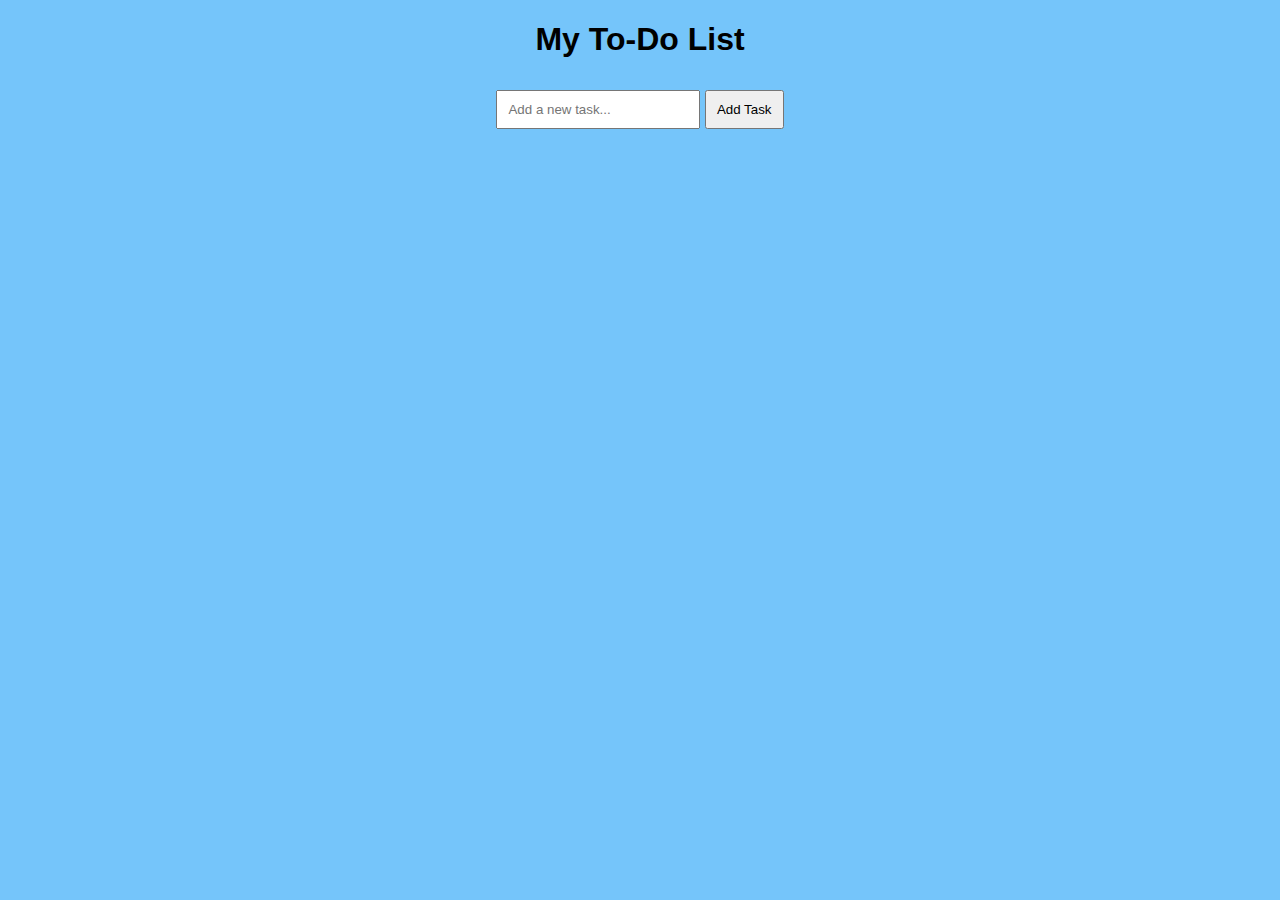
<file: Project1-Simple To-Do List/index.html>
<!DOCTYPE html>
<html lang="en">
<head>
    <meta charset="UTF-8">
    <meta name="viewport" content="width=device-width, initial-scale=1.0">
    <title>Simple To-Do List</title>
    <link rel="stylesheet" href="style.css">
</head>
<body>
    <div class="todo-container">
        <h1>My To-Do List</h1>
        <input type="text" id="taskInput" placeholder="Add a new task...">
        <button onclick="addTask()">Add Task</button>
        <ul id="taskList"></ul>
    </div>
    <script src="script.js"></script>
</body>
</html>
</file>
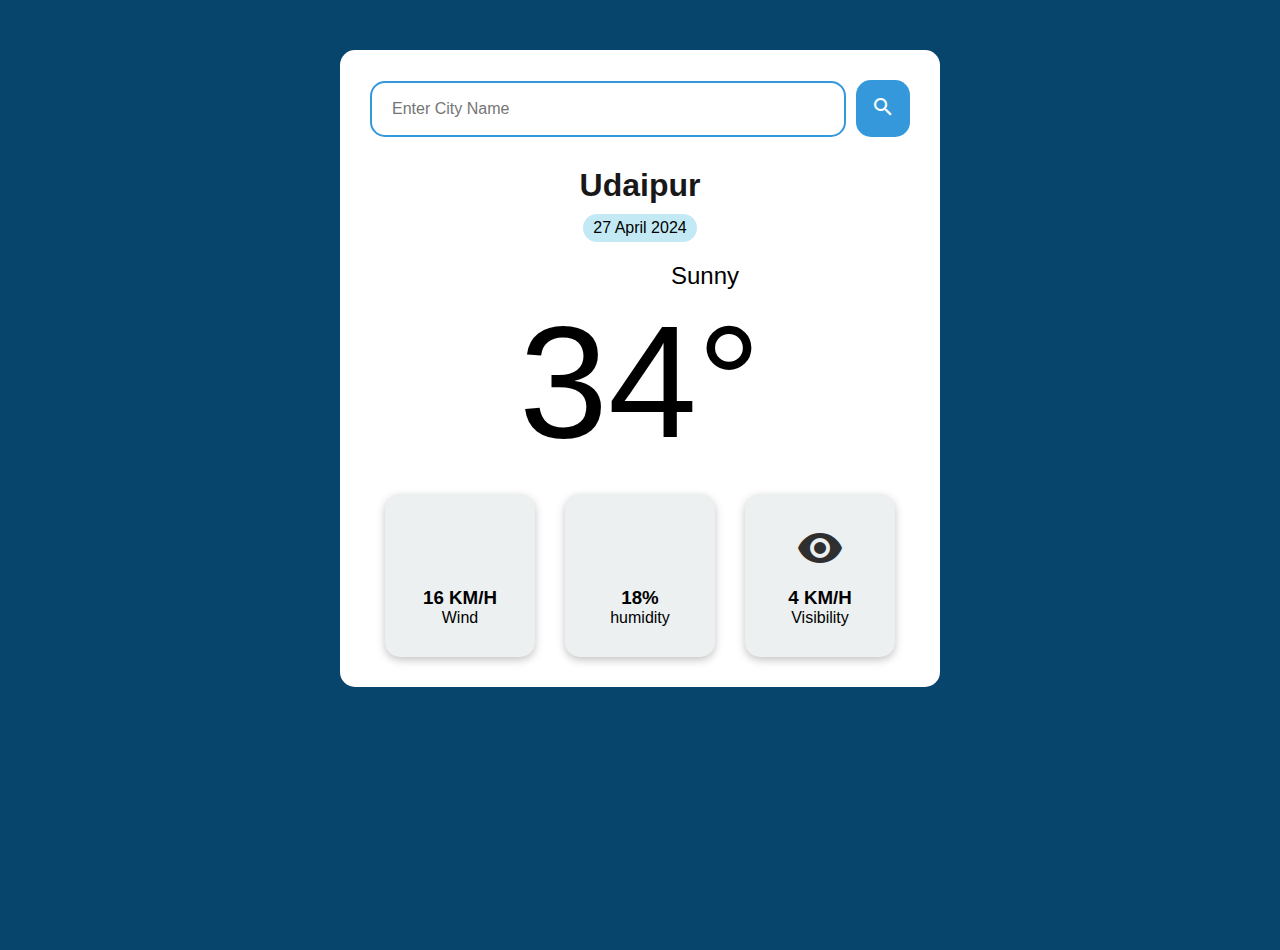
<file: Project2-Weather Forecast App/Project2-Weather Forecast App/index.html>
<!DOCTYPE html>
<html lang="en">
    <head>
        <meta charset="UTF-8" />
        <meta name="viewport" content="width=device-width, initial-scale=1.0" />
        <link
            rel="stylesheet"
            href="https://fonts.googleapis.com/icon?family=Material+Icons"
        />
        <title>Weather App</title>
        <link rel="stylesheet" href="style.css" />
    </head>
    <body>
        <div class="weather-app">
            <form class="search-form" action="">
                <input
                    class="city-input"
                    type="text"
                    placeholder="Enter City Name"
                />
                <button class="search-btn" type="submit">
                    <i class="material-icons">search</i>
                </button>
            </form>
            <div class="city-date-section">
                <h2 class="city">Udaipur</h2>
                <p class="date">27 April 2024</p>
            </div>
            <div class="temperature-info">
                <div class="description">
                    <i class="material-icons">sunny</i>
                    <span class="description-text">Sunny</span>
                </div>
                <div class="temp">34°</div>
            </div>
            <div class="additional-info">
                <div class="wind-info">
                    <i class="material-icons">air</i>
                    <div>
                        <h3 class="wind-speed">16 KM/H</h3>
                        <p class="wind-label">Wind</p>
                    </div>
                </div>
                <div class="humidity-info">
                    <i class="material-icons">water_drop</i>
                    <div>
                        <h3 class="humidity">18%</h3>
                        <p class="humidity-label">humidity</p>
                    </div>
                </div>
                <div class="visibility-info">
                    <i class="material-icons">visibility</i>
                    <div>
                        <h3 class="visibility-distance">4 KM/H</h3>
                        <p class="visibility">Visibility</p>
                    </div>
                </div>
            </div>
        </div>

        <script src="script.js"></script>
    </body>
</html>
</file>
<file: Project1-Simple To-Do List/style.css>
body {
    font-family: Arial, sans-serif;
    background-color: #75c5fa;
}

.todo-container {
    width: 300px;
    margin: auto;
    text-align: center;
}

input[type="text"] {
    width: 180px;
    padding: 10px;
    margin-top: 10px;
}

button {
    padding: 10px;
}

ul {
    list-style-type: none;
    padding: 0;
}

li {
    text-align: left;
    padding: 8px;
    margin-top: 5px;
    background-color: #f4f4f4;
    cursor: pointer;
}
</file>
<file: Project2-Weather Forecast App/Project2-Weather Forecast App/style.css>
* {
    margin: 0;
    padding: 0;
    box-sizing: border-box;
}

body {
    background-color: hsl(204, 86%, 23%);
    font-family: Arial, Helvetica, sans-serif;
    height: 100vh;
    
}

.weather-app {
    background-color: white;
    max-width: 600px;
    margin: 50px auto;
    padding: 30px;
    border-radius: 15px;
}

.search-form {
    display: flex;
    align-items: center;
}

input[type="text"] {
    flex: 1;
    padding: 20px;
    border: 2px solid #3498db;
    border-radius: 15px;
    font-size: 1rem;
    height: 3.5rem;
}

.search-btn {
    background-color: #3498db;
    border: none;
    padding: 15px;
    border-radius: 15px;
    cursor: pointer;
    color: white;
    margin-left: 10px;
    transition: backgroung-color 0.3s ease;
}

.search-btn:hover {
    background-color: #2980b9;
}

.city-date-section {
    margin-top: 30px;
    display: flex;
    align-items: center;
    justify-content: center;
    flex-direction: column;
    gap: 10px;
}

.city-date-section .city {
    font-size: 2rem;
    opacity: 0.9;
}

.city-date-section .date {
    background-color: #c3eaf4;
    padding: 5px 10px;
    border-radius: 15px;
}

.temperature-info {
    margin-top: 20px;
    display: flex;
    align-items: center;
    justify-content: center;
    flex-direction: column;
}

.temperature-info .temp {
    font-size: 10rem;
}

.temperature-info .description {
    display: flex;
    align-items: center;
    justify-content: center;
    gap: 10px;
}

.temperature-info .description i {
    font-size: 1.5rem;
    opacity: 0.8;
}

.temperature-info .description span {
    font-size: 1.5rem;
}

.additional-info {
    margin-top: 20px;
    display: flex;
    justify-content: space-around;
}

.wind-info,
.humidity-info,
.visibility-info {
    background-color: #ecf0f1;
    width: 150px;
    display: flex;
    align-items: center;
    justify-content: center;
    flex-direction: column;
    gap: 15px;
    border-radius: 15px;
    padding: 30px 20px;
    box-shadow: rgba(0, 0, 0, 0.24) 0px 3px 8px;
}

.additional-info .material-icons {
    font-size: 3rem;
    opacity: 0.8;
}

.wind-info div,
.humidity-info div,
.visibility-info div {
    text-align: center;
}
</file>
